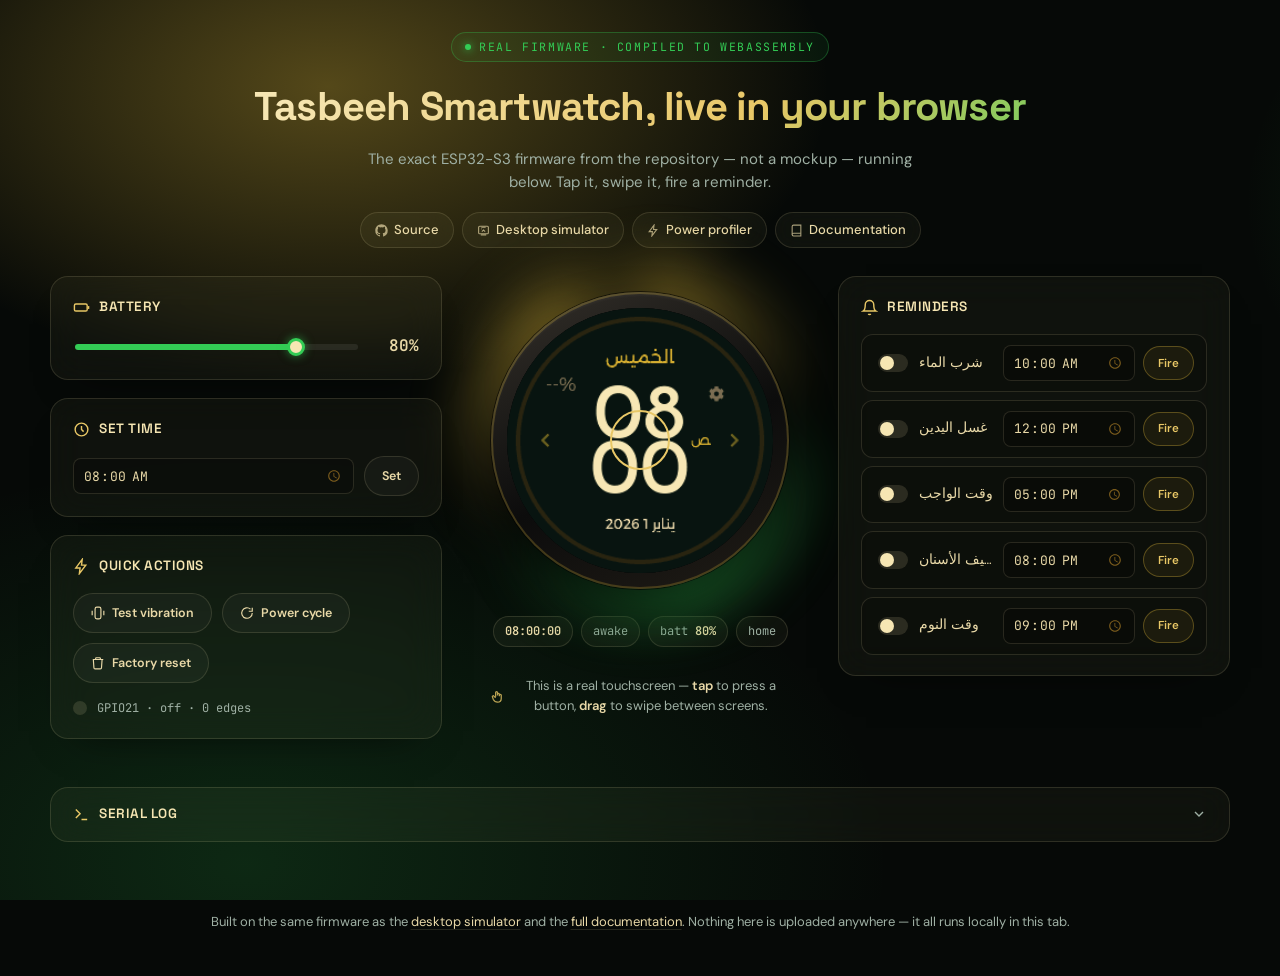
<file: docs/index.html>
<!doctype html>
<html lang="en">
<head>
<meta charset="utf-8">
<meta name="viewport" content="width=device-width, initial-scale=1">
<title>Tasbeeh Smartwatch — Live Simulator</title>
<meta name="description" content="The real Tasbeeh Smartwatch firmware, compiled to WebAssembly and running live in your browser — no hardware needed.">
<link rel="preconnect" href="https://fonts.googleapis.com">
<link rel="preconnect" href="https://fonts.gstatic.com" crossorigin>
<link href="https://fonts.googleapis.com/css2?family=DM+Sans:wght@400;500;600;700&family=Space+Grotesk:wght@500;600;700&family=JetBrains+Mono:wght@400;500;600&display=swap" rel="stylesheet">
<link rel="stylesheet" href="style.css">
</head>
<body>

<div id="loading" class="loading"><span class="spinner"></span><span>booting firmware&hellip;</span></div>

<header class="hero wrap">
  <p class="eyebrow"><span class="dot"></span> Real firmware &middot; compiled to WebAssembly</p>
  <h1>Tasbeeh Smartwatch, live in your browser</h1>
  <p class="lede">
    The exact ESP32-S3 firmware from the repository — not a mockup — running below. Tap it, swipe it, fire a reminder.
  </p>

  <nav class="links">
    <a href="https://github.com/abda-s/tasbeeh-watch" target="_blank" rel="noopener">
      <svg viewBox="0 0 24 24" fill="currentColor"><path d="M12 .5C5.65.5.5 5.65.5 12a11.5 11.5 0 0 0 7.86 10.93c.58.1.79-.25.79-.56v-2.17c-3.2.7-3.87-1.36-3.87-1.36-.53-1.33-1.28-1.69-1.28-1.69-1.05-.72.08-.7.08-.7 1.16.08 1.77 1.2 1.77 1.2 1.03 1.76 2.7 1.25 3.36.96.1-.75.4-1.25.73-1.53-2.56-.29-5.25-1.28-5.25-5.7 0-1.26.45-2.28 1.19-3.08-.12-.3-.52-1.5.11-3.12 0 0 .97-.31 3.18 1.18a11 11 0 0 1 5.79 0c2.2-1.5 3.17-1.18 3.17-1.18.64 1.62.24 2.82.12 3.12.74.8 1.18 1.82 1.18 3.08 0 4.43-2.7 5.4-5.27 5.68.42.36.78 1.07.78 2.16v3.2c0 .31.21.67.8.56A11.5 11.5 0 0 0 23.5 12C23.5 5.65 18.35.5 12 .5Z"/></svg>
      Source
    </a>
    <a href="https://github.com/abda-s/tasbeeh-watch/blob/main/sim/README.md" target="_blank" rel="noopener">
      <svg viewBox="0 0 24 24" fill="none" stroke="currentColor" stroke-width="2"><rect x="3" y="4" width="18" height="14" rx="2"/><path d="M7 20h10M9 14l3-3 3 3M8 9h1M8 6h8"/></svg>
      Desktop simulator
    </a>
    <a href="https://github.com/abda-s/tasbeeh-watch/blob/main/power_profiler/README.md" target="_blank" rel="noopener">
      <svg viewBox="0 0 24 24" fill="none" stroke="currentColor" stroke-width="2"><path d="M13 2 4 14h6l-1 8 9-12h-6l1-8Z"/></svg>
      Power profiler
    </a>
    <a href="https://github.com/abda-s/tasbeeh-watch/blob/main/documentation/README.md" target="_blank" rel="noopener">
      <svg viewBox="0 0 24 24" fill="none" stroke="currentColor" stroke-width="2"><path d="M4 19.5A2.5 2.5 0 0 1 6.5 17H20"/><path d="M6.5 2H20v20H6.5A2.5 2.5 0 0 1 4 19.5v-15A2.5 2.5 0 0 1 6.5 2Z"/></svg>
      Documentation
    </a>
  </nav>
</header>

<main id="stage" class="stage wrap">
  <div class="watch-col">
    <div class="watch-orbit">
      <div id="vibe-rings" class="vibe-rings" aria-hidden="true"></div>
      <div class="watch-case">
        <div class="watch-bezel">
          <canvas id="watch-canvas" width="240" height="240"></canvas>
          <!-- Plays a couple of times right after boot, then dismisses itself
               for good (see app.js) -- a wordless "this responds to touch"
               signal, on top of the text hint below. -->
          <div id="tap-hint" class="tap-hint" aria-hidden="true"></div>
          <div id="sleep-overlay" class="sleep-overlay" aria-hidden="true">
            <svg viewBox="0 0 24 24" fill="currentColor"><path d="M21 12.8A9 9 0 1 1 11.2 3a7 7 0 0 0 9.8 9.8Z"/></svg>
            <span id="sleep-overlay-text">screen off &middot; light sleep</span>
            <span class="tap-to-wake">
              <svg viewBox="0 0 24 24" fill="none" stroke="currentColor" stroke-width="2"><path d="M9 12.5V5.5a1.5 1.5 0 0 1 3 0v5M12 10.5v-2a1.5 1.5 0 0 1 3 0v3M15 11.5V10a1.5 1.5 0 0 1 3 0v5c0 3-2 6-6 6s-5.5-2-6.7-4.3L4 13a1.4 1.4 0 0 1 2.3-1.6L9 14"/></svg>
              tap to wake
            </span>
          </div>
        </div>
      </div>
    </div>
    <div id="watch-status" class="watch-status"></div>
    <p class="watch-hint">
      <svg viewBox="0 0 24 24" fill="none" stroke="currentColor" stroke-width="2"><path d="M9 12.5V5.5a1.5 1.5 0 0 1 3 0v5M12 10.5v-2a1.5 1.5 0 0 1 3 0v3M15 11.5V10a1.5 1.5 0 0 1 3 0v5c0 3-2 6-6 6s-5.5-2-6.7-4.3L4 13a1.4 1.4 0 0 1 2.3-1.6L9 14"/></svg>
      <span>This is a real touchscreen — <b>tap</b> to press a button, <b>drag</b> to swipe between screens.</span>
    </p>
  </div>

  <div class="panel panel-left">
    <section class="card">
      <h2><svg viewBox="0 0 24 24" fill="none" stroke="currentColor" stroke-width="2"><rect x="2" y="7" width="18" height="10" rx="2"/><path d="M22 10v4"/></svg>Battery</h2>
      <div class="battery-row">
        <input id="battery-input" type="range" min="0" max="100" value="80" style="--pct:80%">
        <output id="battery-output">80%</output>
      </div>
    </section>

    <section class="card">
      <h2><svg viewBox="0 0 24 24" fill="none" stroke="currentColor" stroke-width="2"><circle cx="12" cy="12" r="9"/><path d="M12 7v5l3 3"/></svg>Set time</h2>
      <div class="time-row">
        <input id="time-input" type="time" step="60">
        <button id="btn-set-time" class="btn">Set</button>
      </div>
    </section>

    <section class="card">
      <h2><svg viewBox="0 0 24 24" fill="none" stroke="currentColor" stroke-width="2"><path d="M13 2 4 14h6l-1 8 9-12h-6l1-8Z"/></svg>Quick actions</h2>
      <div class="actions">
        <button id="btn-buzz" class="btn">
          <svg viewBox="0 0 24 24" fill="none" stroke="currentColor" stroke-width="2"><rect x="7" y="2" width="10" height="20" rx="3"/><path d="M2 8v8M22 8v8"/></svg>
          Test vibration
        </button>
        <button id="btn-reboot" class="btn">
          <svg viewBox="0 0 24 24" fill="none" stroke="currentColor" stroke-width="2"><path d="M21 12a9 9 0 1 1-3-6.7"/><path d="M21 3v6h-6"/></svg>
          Power cycle
        </button>
        <button id="btn-factory" class="btn danger">
          <svg viewBox="0 0 24 24" fill="none" stroke="currentColor" stroke-width="2"><path d="M3 6h18M8 6V4a1 1 0 0 1 1-1h6a1 1 0 0 1 1 1v2m3 0-1 14a2 2 0 0 1-2 2H7a2 2 0 0 1-2-2L4 6"/></svg>
          Factory reset
        </button>
      </div>
      <div class="motor-indicator">
        <span id="motor-dot" class="motor-dot"></span>
        <span id="motor-label">not yet toggled</span>
      </div>
    </section>
  </div>

  <div class="panel panel-right">
    <section class="card">
      <h2><svg viewBox="0 0 24 24" fill="none" stroke="currentColor" stroke-width="2"><path d="M18 8a6 6 0 0 0-12 0c0 7-3 9-3 9h18s-3-2-3-9"/><path d="M13.73 21a2 2 0 0 1-3.46 0"/></svg>Reminders</h2>
      <div id="reminder-list" class="reminder-list"></div>
    </section>
  </div>
</main>

<!-- The serial log is diagnostic output, not a watch control -- a
     different kind of content than Battery/Reminders/Quick actions, so it
     gets its own full-width section instead of being squeezed into a side
     column (where it was the tallest thing on the page and threw the
     whole layout off balance). Collapsed by default: it's proof this is
     real firmware, not something every visitor needs open immediately. -->
<section class="wrap log-section">
  <details class="card log-card">
    <summary>
      <svg viewBox="0 0 24 24" fill="none" stroke="currentColor" stroke-width="2"><polyline points="4 17 10 11 4 5"/><line x1="12" y1="19" x2="20" y2="19"/></svg>
      Serial log
      <svg class="chevron" viewBox="0 0 24 24" fill="none" stroke="currentColor" stroke-width="2"><polyline points="6 9 12 15 18 9"/></svg>
    </summary>
    <div id="log-panel" class="log-panel"></div>
  </details>
</section>

<footer>
  Built on the same firmware as the
  <a href="https://github.com/abda-s/tasbeeh-watch/blob/main/sim/README.md" target="_blank" rel="noopener">desktop simulator</a>
  and the
  <a href="https://github.com/abda-s/tasbeeh-watch/blob/main/documentation/README.md" target="_blank" rel="noopener">full documentation</a>.
  Nothing here is uploaded anywhere — it all runs locally in this tab.
</footer>

<script src="watch.js"></script>
<script src="app.js"></script>
</body>
</html>
</file>
<file: docs/style.css>
/* Design system: dark + glassmorphism, tech-startup type pairing
   (Space Grotesk / DM Sans), the watch's own gold/teal accents so the
   chrome and the product it's showing off read as one thing rather than
   a generic dev-tool skin around it. Motion is guarded by
   prefers-reduced-motion throughout; every interactive control keeps a
   visible focus ring. */
:root {
  --bg-0: #060907;
  --bg-1: #0a1310;
  --glass: rgba(233, 217, 168, 0.045);
  --glass-strong: rgba(233, 217, 168, 0.08);
  --glass-border: rgba(233, 217, 168, 0.14);
  --ink: #f6e6b3;       /* color_ivory */
  --ink-dim: #9fb0a4;
  --cream: #e9d9a8;     /* color_cream */
  --gold: #d4af37;      /* color_gold */
  --gold-soft: #e8c766;
  --teal: #33cc55;      /* color_teal */
  --yellow: #ffcc33;    /* light sleep — distinct from --gold, which is already used everywhere for chrome/accents */
  --red: #ff5c5c;
  --heading: "Space Grotesk", var(--sans);
  --sans: "DM Sans", -apple-system, "Segoe UI", sans-serif;
  --mono: "JetBrains Mono", ui-monospace, "SF Mono", Consolas, monospace;
  --radius: 18px;
}

@media (prefers-reduced-motion: no-preference) {
  :root { --motion-ok: 1; }
}

* { box-sizing: border-box; }
html { background: var(--bg-0); scroll-behavior: smooth; }
body {
  margin: 0;
  min-height: 100vh;
  color: var(--cream);
  font-family: var(--sans);
  line-height: 1.55;
  -webkit-font-smoothing: antialiased;
  overflow-x: hidden;
  /* Aurora mesh, painted straight on body (not a pseudo-element — a
     negative z-index child with no stacking context on body/html can
     paint behind the page's own background and vanish entirely). A
     background-size larger than the viewport + an animated
     background-position gives the slow drift. */
  background-color: var(--bg-0);
  background-image:
    radial-gradient(36% 30% at 16% 6%, rgba(212, 175, 55, 0.38), transparent 68%),
    radial-gradient(40% 36% at 88% 14%, rgba(51, 204, 85, 0.32), transparent 68%),
    radial-gradient(45% 40% at 12% 60%, rgba(51, 204, 85, 0.16), transparent 70%),
    radial-gradient(55% 48% at 55% 98%, rgba(212, 175, 55, 0.22), transparent 70%);
  background-size: 160% 160%;
  background-attachment: fixed;
  background-position: 0% 0%;
}
@media (prefers-reduced-motion: no-preference) {
  body { animation: drift 30s ease-in-out infinite alternate; }
}
@keyframes drift {
  from { background-position: 0% 0%; }
  to   { background-position: 18% 12%; }
}

a { color: var(--gold-soft); }
:focus-visible {
  outline: 2px solid var(--gold-soft);
  outline-offset: 3px;
  border-radius: 4px;
}

.wrap { max-width: 1220px; margin: 0 auto; padding: 0 20px; }

/* ── hero (short — the watch itself is the demo, not a screenshot of
   it, so there's nothing to sell before it) ─────────────────────── */
.hero { text-align: center; padding: 32px 20px 20px; position: relative; }
.hero .eyebrow {
  display: inline-flex; align-items: center; gap: 8px;
  font-family: var(--mono);
  font-size: 11.5px;
  letter-spacing: 0.14em;
  text-transform: uppercase;
  color: var(--teal);
  margin: 0 0 14px;
  padding: 5px 13px;
  border: 1px solid rgba(51, 204, 85, 0.3);
  border-radius: 999px;
  background: rgba(51, 204, 85, 0.07);
}
.hero .eyebrow .dot {
  width: 6px; height: 6px; border-radius: 50%; background: var(--teal);
  box-shadow: 0 0 8px var(--teal);
}
@media (prefers-reduced-motion: no-preference) {
  .hero .eyebrow .dot { animation: pulse-dot 2s ease-in-out infinite; }
}
@keyframes pulse-dot { 0%, 100% { opacity: 1; } 50% { opacity: .35; } }

.hero h1 {
  font-family: var(--heading);
  font-weight: 700;
  font-size: clamp(26px, 5vw, 40px);
  letter-spacing: -0.02em;
  margin: 0 0 10px;
  background: linear-gradient(135deg, var(--ink) 20%, var(--gold-soft) 60%, var(--teal) 100%);
  -webkit-background-clip: text; background-clip: text; color: transparent;
}
.hero p.lede { max-width: 560px; margin: 0 auto; color: var(--ink-dim); font-size: 15px; }

.hero nav.links {
  margin-top: 18px; display: flex; gap: 8px; justify-content: center; flex-wrap: wrap;
  font-family: var(--sans); font-size: 13px; font-weight: 500;
}
.hero nav.links a {
  text-decoration: none; color: var(--cream);
  padding: 7px 14px; border-radius: 999px;
  border: 1px solid var(--glass-border);
  background: var(--glass);
  backdrop-filter: blur(12px); -webkit-backdrop-filter: blur(12px);
  transition: border-color .15s, background .15s, transform .15s;
  display: inline-flex; align-items: center; gap: 6px;
}
.hero nav.links a:hover { border-color: var(--gold); background: var(--glass-strong); transform: translateY(-1px); }
.hero nav.links a svg { width: 13px; height: 13px; opacity: .7; }

/* ── stage: the watch centered, control panels flanking it ────────
   Mobile-first: one column, watch first, nothing sticky (a sticky
   element's containing block is its own grid area, but mixing it with
   auto row sizing is exactly how it ends up drifting over the next
   section on small screens — simplest fix per the skill's own "Fixed
   Positioning" rule is to just not use fixed/sticky here at all). Two
   panels appear beside each other at 700px, then flank the watch on
   both sides at 1160px so it reads as "surrounded", not "off to the
   side of a list". */
.stage {
  display: grid;
  gap: 20px;
  padding: 8px 20px 48px;
  grid-template-columns: 1fr;
  grid-template-areas: "watch" "left" "right";
}
@media (min-width: 700px) {
  .stage {
    grid-template-columns: 1fr 1fr;
    gap: 20px 24px;
    grid-template-areas: "watch watch" "left right";
  }
}
@media (min-width: 1160px) {
  .stage {
    /* Left and right MUST be the same track size. Two equal 1fr (or
       equal minmax()) tracks flanking a fixed middle one is the only
       way a grid centers that middle item on the page using plain
       CSS — it works because the two outer tracks always resolve to
       literally the same computed width. Giving the panels different
       widths (even via max-width on the content instead of the track)
       breaks that equality and the watch drifts off-center by roughly
       half the width difference — measured, not guessed, after two
       earlier attempts at "narrower battery, wider reminders" both
       visibly failed this exact way. If asymmetric panel widths come
       back, they need JS measuring actual rendered widths and
       compensating with a transform, not a CSS-only trick. */
    grid-template-columns: minmax(340px, 1fr) minmax(300px, 340px) minmax(340px, 1fr);
    align-items: start;
    gap: 28px;
    grid-template-areas: "left watch right";
  }
  .watch-col { padding-top: 4px; }
}

.watch-col { grid-area: watch; display: flex; flex-direction: column; align-items: center; gap: 16px; }
.panel-left { grid-area: left; }
.panel-right { grid-area: right; }

.watch-orbit { position: relative; width: 280px; height: 280px; display: flex; align-items: center; justify-content: center; margin: 0 auto; }
@media (min-width: 480px) {
  .watch-orbit { width: 320px; height: 320px; }
}
.watch-orbit::before {
  content: "";
  position: absolute; inset: -6%;
  border-radius: 50%;
  background: conic-gradient(from 0deg, var(--gold) 0%, transparent 22%, var(--teal) 45%, transparent 65%, var(--gold) 90%, transparent 100%);
  filter: blur(28px);
  opacity: .55;
}
@media (prefers-reduced-motion: no-preference) {
  .watch-orbit::before { animation: spin 14s linear infinite; }
}
@keyframes spin { to { transform: rotate(360deg); } }

.watch-case {
  width: 93%; height: 93%;
  border-radius: 50%;
  background: linear-gradient(155deg, #34302a, #0c0c0c 55%, #201c16);
  padding: 16px;
  position: relative; z-index: 1;
  box-shadow:
    0 0 0 1px rgba(0,0,0,.6),
    0 25px 60px -18px rgba(0,0,0,.8),
    inset 0 0 0 2px rgba(212,175,55,.25),
    inset 0 2px 4px rgba(255,255,255,.08);
}
.watch-bezel {
  width: 100%; height: 100%; border-radius: 50%;
  overflow: hidden;
  background: #000;
  box-shadow: inset 0 0 0 3px #050505;
  cursor: pointer;
  touch-action: none;
  position: relative;
}
#watch-canvas { width: 100%; height: 100%; display: block; }

/* ── screen-off indicator ─────────────────────────────────────────
   The canvas only repaints when the firmware actually flushes a new
   frame, so during light/deep sleep it just freezes on whatever was
   last drawn -- on real hardware that's invisible (backlight is off),
   here it looked like the page had frozen. This overlay stands in for
   the missing backlight: it's driven purely by state.bl from the
   firmware's own PWM duty, not by client-side guessing. */
.sleep-overlay {
  position: absolute; inset: 0; border-radius: 50%;
  background: rgba(2, 5, 3, 0.94);
  display: flex; flex-direction: column; align-items: center; justify-content: center; gap: 10px;
  color: var(--ink-dim);
  opacity: 0; pointer-events: none;
  transition: opacity .5s ease, color .3s ease;
}
/* Light sleep (RAM kept, wakes in ~ms) vs. deep sleep (a real reboot,
   only entered under <5% battery lockdown -- reachable here by dragging
   the battery slider down) are different enough states in the real
   firmware that this shouldn't read as one generic "off". */
.sleep-overlay.on { opacity: 1; color: var(--yellow); }
.sleep-overlay.on.deep { color: var(--red); }
.sleep-overlay > svg { width: 22px; height: 22px; opacity: .55; }
#sleep-overlay-text { font-family: var(--mono); font-size: 11px; letter-spacing: .04em; text-transform: uppercase; }

/* The actual call to action -- distinct from the status line above it
   (plain weight, normal case, its own gentle pulse) since it's the one
   piece of this overlay that's actually asking for an action. */
.tap-to-wake {
  display: flex; align-items: center; gap: 6px;
  font-family: var(--sans); font-weight: 600; font-size: 12.5px;
  margin-top: 2px;
}
.tap-to-wake svg { width: 16px; height: 16px; opacity: 1; }
@media (prefers-reduced-motion: no-preference) {
  .tap-to-wake { animation: tap-invite 1.8s ease-in-out infinite; }
}
@keyframes tap-invite { 0%, 100% { opacity: .55; } 50% { opacity: 1; } }

/* ── "this is touchable" onboarding pulse ─────────────────────────
   Plays a few times right after boot, then dismisses itself for good
   (app.js) -- a wordless nudge toward the touch hint text below, since
   "click/drag the canvas" isn't obviously a real touchscreen otherwise. */
.tap-hint {
  position: absolute; left: 50%; top: 50%; width: 60px; height: 60px;
  margin: -30px 0 0 -30px;
  border-radius: 50%;
  border: 2px solid var(--gold-soft);
  opacity: 0; pointer-events: none; z-index: 3;   /* above .vibe-rings (2) */
  transition: opacity .4s ease;
}
.tap-hint.show { opacity: 1; }
@media (prefers-reduced-motion: no-preference) {
  .tap-hint.show { animation: tap-pulse 1.4s ease-out 3; }
}
@media (prefers-reduced-motion: reduce) {
  .tap-hint.show { opacity: .6; }   /* a static ring instead of a moving one */
}
@keyframes tap-pulse {
  0%   { transform: scale(.3); opacity: .9; }
  70%  { transform: scale(1);  opacity: 0; }
  100% { transform: scale(1);  opacity: 0; }
}

/* ── vibration rings: expanding ripples on each motor pulse ──────── */
.vibe-rings { position: absolute; inset: 0; pointer-events: none; z-index: 2; }   /* above .watch-case's z-index:1 */
.vibe-ring {
  position: absolute; inset: 0; border-radius: 50%;
  border: 2px solid var(--gold-soft);
  box-shadow: 0 0 16px rgba(232, 199, 102, .5);
}
@media (prefers-reduced-motion: no-preference) {
  .vibe-ring { animation: vibe-ripple 0.85s cubic-bezier(.2,.7,.3,1) forwards; }
}
@media (prefers-reduced-motion: reduce) {
  /* No motion: a single static flash instead of a moving ring. */
  .vibe-ring { animation: vibe-flash 0.5s ease-out forwards; }
}
@keyframes vibe-ripple {
  from { transform: scale(0.94); opacity: .85; border-width: 3px; }
  to   { transform: scale(1.55); opacity: 0; border-width: 1px; }
}
@keyframes vibe-flash {
  from { opacity: .7; }
  to   { opacity: 0; }
}

.watch-status {
  font-family: var(--mono); font-size: 12px; color: var(--ink-dim);
  display: flex; gap: 8px; flex-wrap: wrap; justify-content: center;
}
.watch-status span {
  padding: 5px 11px; border-radius: 999px;
  background: var(--glass); border: 1px solid var(--glass-border);
}
.watch-status b { color: var(--cream); font-weight: 600; }
/* Mode chip: awake stays the default chip look; sleep states get the same
   yellow/red the sleep overlay uses, so the two agree with each other. */
.watch-status .mode-light { color: var(--yellow); border-color: rgba(255,204,51,.35); background: rgba(255,204,51,.08); }
.watch-status .mode-deep { color: var(--red); border-color: rgba(255,92,92,.35); background: rgba(255,92,92,.08); }
.watch-hint {
  font-size: 13px; color: var(--ink-dim); text-align: center; max-width: 300px;
  display: flex; align-items: center; gap: 7px; justify-content: center;
}
.watch-hint svg { width: 15px; height: 15px; flex-shrink: 0; color: var(--gold-soft); opacity: .8; }
.watch-hint b { color: var(--cream); font-weight: 600; }

/* ── control panel ───────────────────────────────────────────────*/
.panel { display: flex; flex-direction: column; gap: 18px; min-width: 0; width: 100%; }
.card {
  background: var(--glass);
  border: 1px solid var(--glass-border);
  border-radius: var(--radius);
  padding: 20px 22px;
  backdrop-filter: blur(18px); -webkit-backdrop-filter: blur(18px);
  box-shadow: 0 20px 40px -28px rgba(0,0,0,.7);
  transition: border-color .2s;
}
.card:hover { border-color: rgba(233, 217, 168, 0.22); }
.card h2 {
  margin: 0 0 16px;
  display: flex; align-items: center; gap: 9px;
  font-family: var(--heading);
  font-size: 13.5px;
  letter-spacing: .04em;
  text-transform: uppercase;
  color: var(--ink);
  font-weight: 600;
}
.card h2 svg { width: 17px; height: 17px; color: var(--gold-soft); flex-shrink: 0; }

.battery-row { display: flex; align-items: center; gap: 14px; }
.battery-row input[type=range] {
  flex: 1; height: 6px; border-radius: 999px; appearance: none;
  background: linear-gradient(90deg, var(--teal) 0%, var(--teal) var(--pct, 80%), rgba(255,255,255,.08) var(--pct, 80%));
  outline-offset: 4px;
}
.battery-row input[type=range]::-webkit-slider-thumb {
  appearance: none; width: 18px; height: 18px; border-radius: 50%;
  background: var(--ink); border: 3px solid var(--teal);
  box-shadow: 0 0 10px rgba(51,204,85,.6);
  cursor: pointer;
}
.battery-row input[type=range]::-moz-range-thumb {
  width: 18px; height: 18px; border-radius: 50%; border: 3px solid var(--teal);
  background: var(--ink); box-shadow: 0 0 10px rgba(51,204,85,.6); cursor: pointer;
}
.battery-row output { font-family: var(--mono); font-weight: 600; width: 4.5ch; text-align: right; color: var(--cream); }

/* Themed <input type=time> -- shared by the Set Time card and each
   reminder row, so a picker looks like it belongs to this page instead
   of the browser's stock control. */
input[type=time] {
  font-family: var(--mono); font-size: 13px; color: var(--cream);
  background: rgba(0,0,0,.25); border: 1px solid var(--glass-border); border-radius: 8px;
  padding: 7px 9px; color-scheme: dark;
}
input[type=time]::-webkit-calendar-picker-indicator { filter: invert(.7) sepia(1) saturate(3) hue-rotate(2deg); cursor: pointer; }

.time-row { display: flex; align-items: center; gap: 10px; }
.time-row input[type=time] { flex: 1; }

.reminder-list { display: flex; flex-direction: column; gap: 8px; }
.reminder-row {
  display: flex; align-items: center; gap: 8px;
  background: rgba(0,0,0,.18); border: 1px solid var(--glass-border); border-radius: 12px;
  padding: 10px 12px;
  transition: border-color .15s, background .15s;
}
.reminder-row:hover { border-color: rgba(233,217,168,.28); background: rgba(0,0,0,.28); }
.reminder-row.on { border-color: rgba(51,204,85,.3); }

/* Enabled toggle -- a checkbox under the hood, drawn as a small switch. */
.rem-toggle {
  appearance: none; flex-shrink: 0; width: 30px; height: 18px; border-radius: 999px;
  background: var(--glass-border); border: none; cursor: pointer; position: relative;
  transition: background .15s;
}
.rem-toggle::before {
  content: ""; position: absolute; top: 2px; left: 2px; width: 14px; height: 14px; border-radius: 50%;
  background: var(--ink); transition: transform .15s;
}
.rem-toggle:checked { background: var(--teal); }
.rem-toggle:checked::before { transform: translateX(12px); box-shadow: 0 0 6px rgba(51,204,85,.7); }

.reminder-row .label { flex: 1; font-size: 13.5px; min-width: 56px; overflow: hidden; text-overflow: ellipsis; white-space: nowrap; }
.reminder-row .rem-time { width: 132px; flex-shrink: 0; }
.reminder-row button {
  font-family: var(--sans); font-weight: 600; font-size: 11.5px; padding: 8px 14px; min-height: 34px; border-radius: 999px;
  border: 1px solid rgba(212,175,55,.35); background: rgba(212,175,55,.08); color: var(--gold-soft); cursor: pointer;
  flex-shrink: 0;
  transition: background .15s, transform .15s;
}
.reminder-row button:hover { background: rgba(212,175,55,.2); transform: translateY(-1px); }
.reminder-row button:disabled { opacity: .4; cursor: default; transform: none; }

.actions { display: flex; flex-wrap: wrap; gap: 10px; }
.btn {
  font-family: var(--sans); font-weight: 600; font-size: 12.5px; padding: 11px 17px; min-height: 40px; border-radius: 999px;
  border: 1px solid var(--glass-border); background: rgba(255,255,255,.03); color: var(--cream);
  cursor: pointer; transition: border-color .15s, background .15s, transform .15s;
  display: inline-flex; align-items: center; gap: 7px;
}
.btn svg { width: 14px; height: 14px; }
.btn:hover { border-color: var(--gold); background: rgba(212,175,55,.1); transform: translateY(-1px); }
.btn.danger:hover { border-color: var(--red); background: rgba(255,92,92,.1); color: #ffb3b3; }

.motor-indicator { display: flex; align-items: center; gap: 10px; font-family: var(--mono); font-size: 12px; color: var(--ink-dim); margin-top: 16px; }
.motor-dot {
  width: 14px; height: 14px; border-radius: 50%; background: var(--glass-border);
  transition: background .08s, box-shadow .08s;
}
.motor-dot.buzz { background: var(--gold-soft); box-shadow: 0 0 14px var(--gold-soft); }

/* ── serial log: its own full-width section, not squeezed into a side
   column (see index.html for why) ─────────────────────────────────── */
.log-section {
  /* Plain .wrap width, same as .stage -- no grid needed to line these
     up: since the panels above now fill their tracks completely (see
     .stage's comment on why that has to be true), the panels' rendered
     edges ARE .wrap's inner content edges. Matching .wrap is matching
     the panels. */
  padding: 0 20px 40px;
}
.log-card { padding: 0; overflow: hidden; }
.log-card summary {
  list-style: none; cursor: pointer; user-select: none;
  display: flex; align-items: center; gap: 9px;
  padding: 16px 22px;
  font-family: var(--heading); font-size: 13.5px; letter-spacing: .04em; text-transform: uppercase;
  color: var(--ink); font-weight: 600;
}
.log-card summary::-webkit-details-marker { display: none; }
.log-card summary svg:first-child { width: 17px; height: 17px; color: var(--gold-soft); flex-shrink: 0; }
.log-card summary .chevron { width: 16px; height: 16px; margin-left: auto; color: var(--ink-dim); transition: transform .2s; }
.log-card[open] summary .chevron { transform: rotate(180deg); }
.log-card summary:hover { background: rgba(233, 217, 168, 0.04); }

.log-panel {
  font-family: var(--mono); font-size: 11.5px; line-height: 1.65; color: var(--ink-dim);
  background: rgba(0,0,0,.28); border-top: 1px solid var(--glass-border);
  margin: 0 22px 20px; border-radius: 10px; padding: 14px 16px;
  height: 220px; overflow-y: auto; white-space: pre-wrap; word-break: break-all;
}
.log-panel .fresh { color: var(--teal); }
.log-panel::-webkit-scrollbar { width: 8px; }
.log-panel::-webkit-scrollbar-thumb { background: var(--glass-border); border-radius: 8px; }

footer { text-align: center; padding: 30px 20px 44px; color: var(--ink-dim); font-size: 13px; }
footer a { color: var(--cream); text-decoration: underline; text-decoration-color: var(--glass-border); text-underline-offset: 3px; }

.loading {
  position: fixed; inset: 0; background: var(--bg-0); z-index: 10;
  display: flex; align-items: center; justify-content: center; flex-direction: column; gap: 14px;
  font-family: var(--mono); color: var(--ink-dim); font-size: 13px;
  transition: opacity .4s ease;
}
.loading.hidden { opacity: 0; pointer-events: none; }
.loading .spinner {
  width: 28px; height: 28px; border-radius: 50%;
  border: 2px solid var(--glass-border); border-top-color: var(--gold-soft);
}
@media (prefers-reduced-motion: no-preference) {
  .loading .spinner { animation: spin 0.9s linear infinite; }
}
</file>
